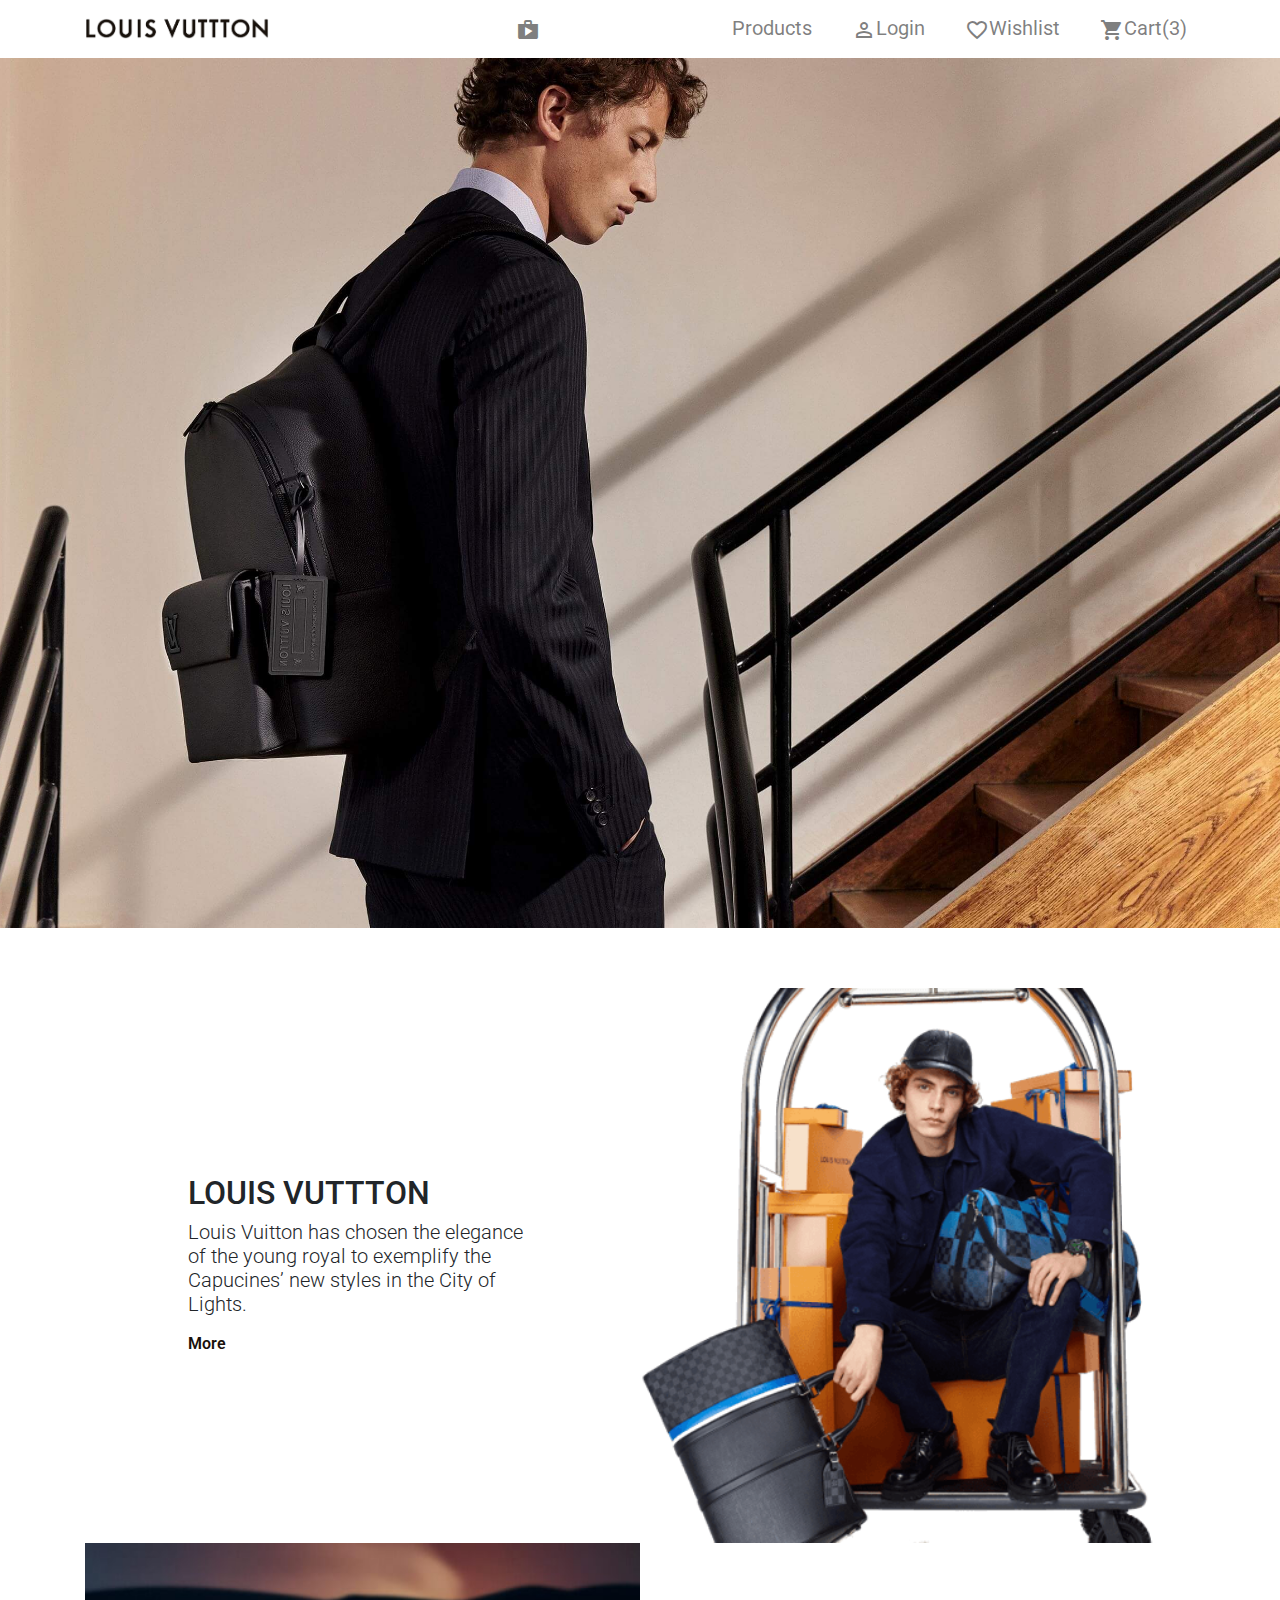
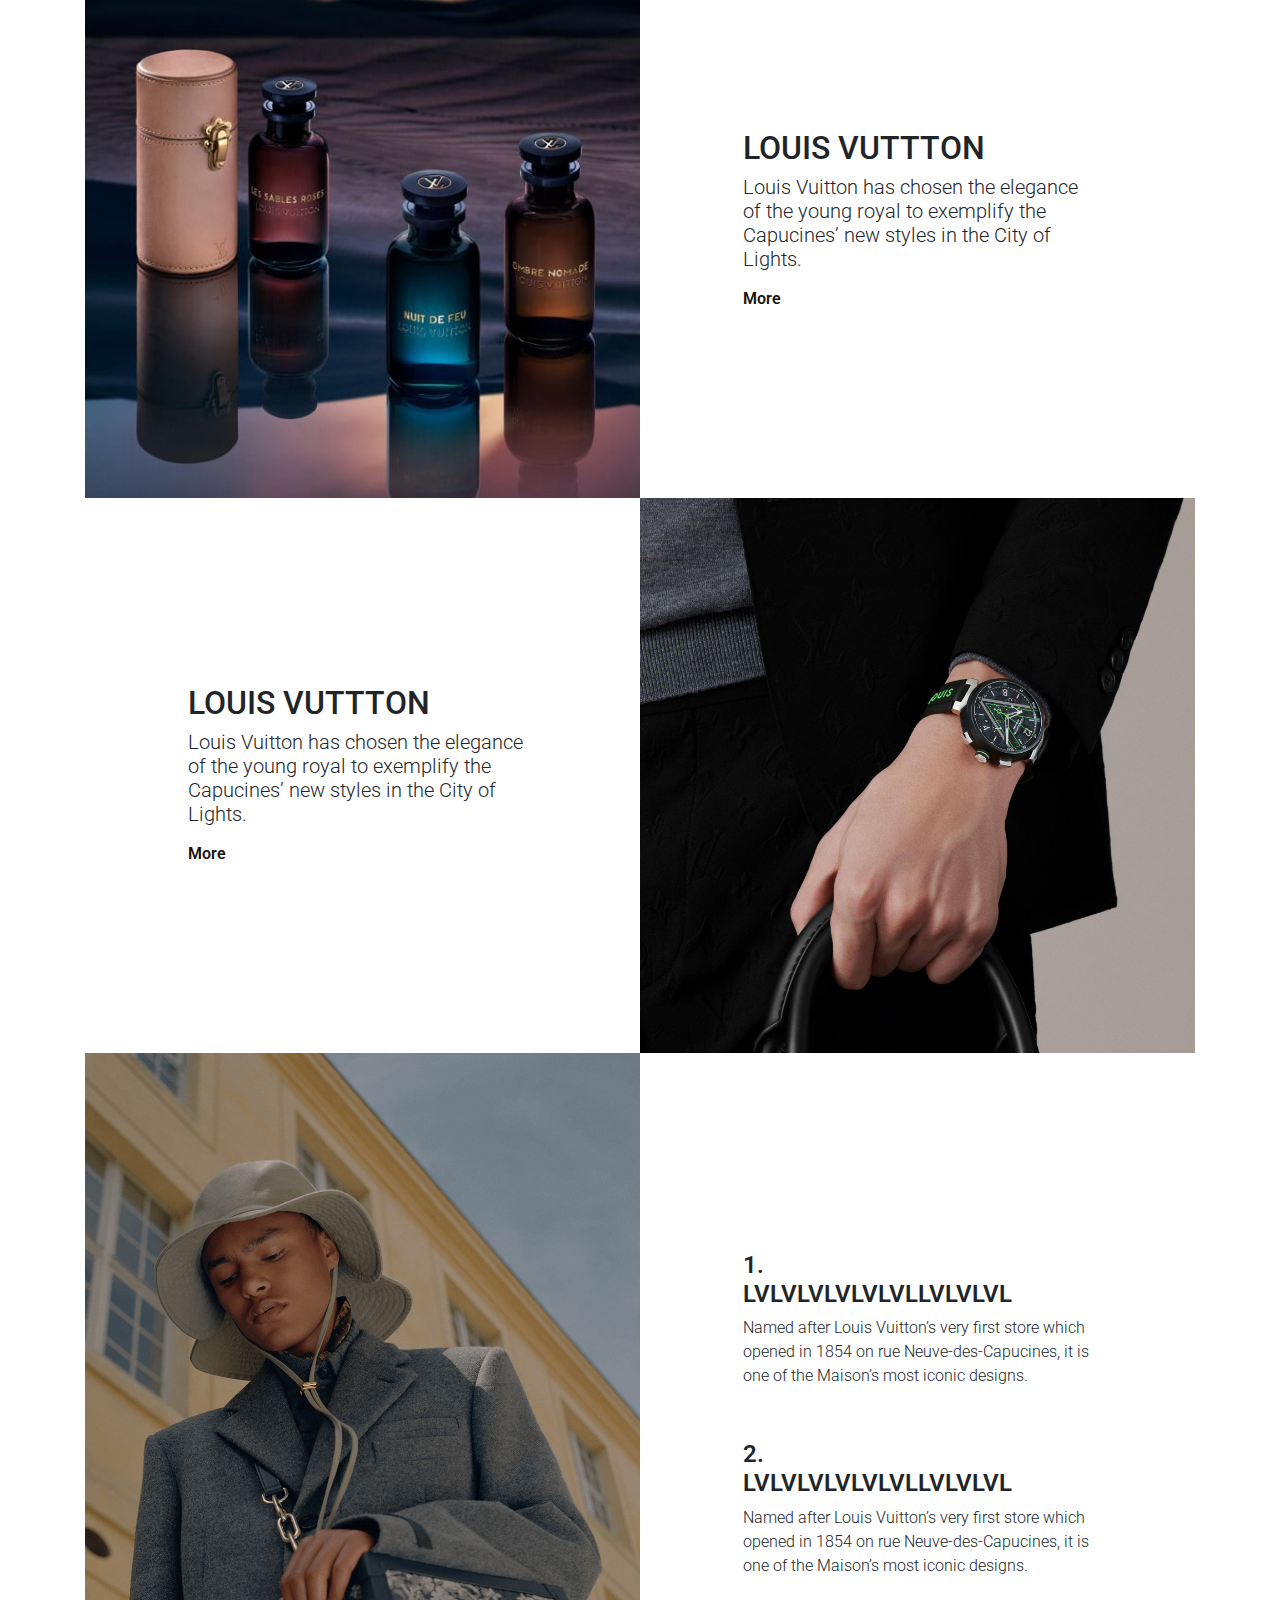
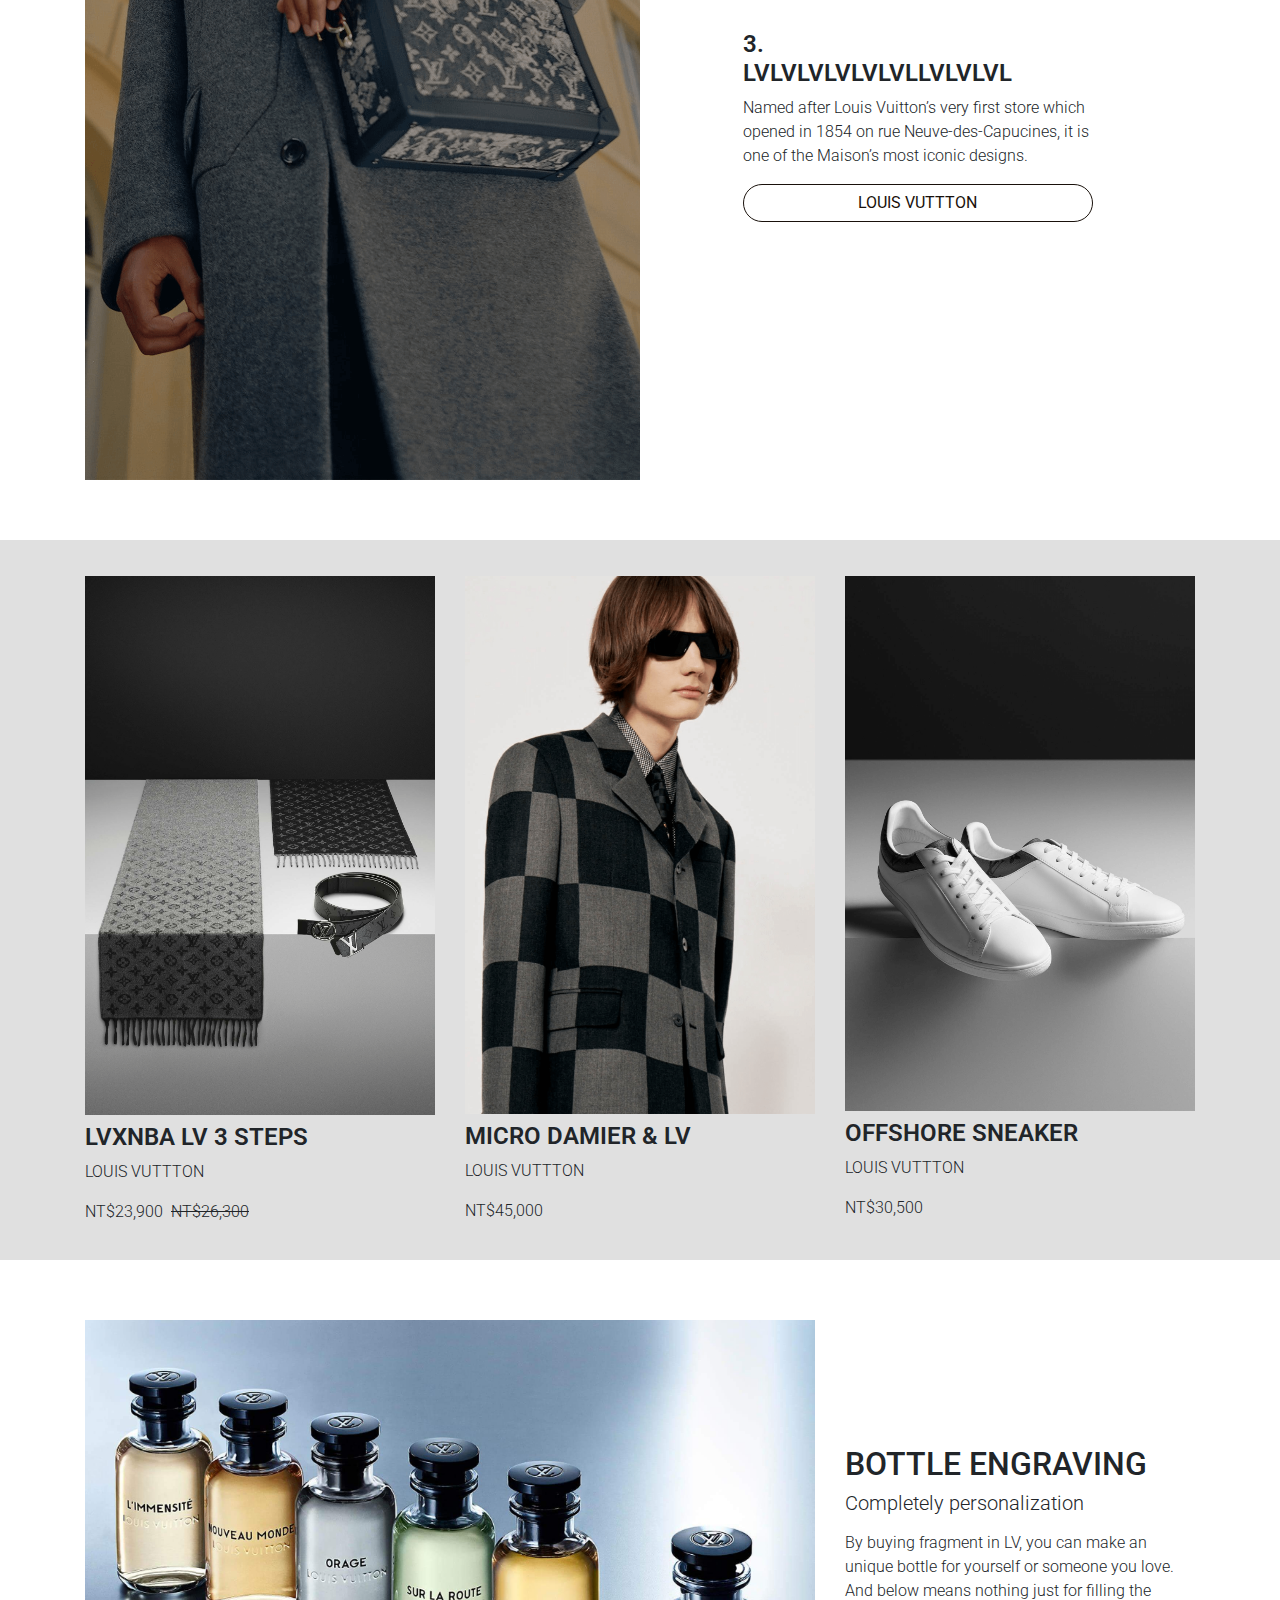
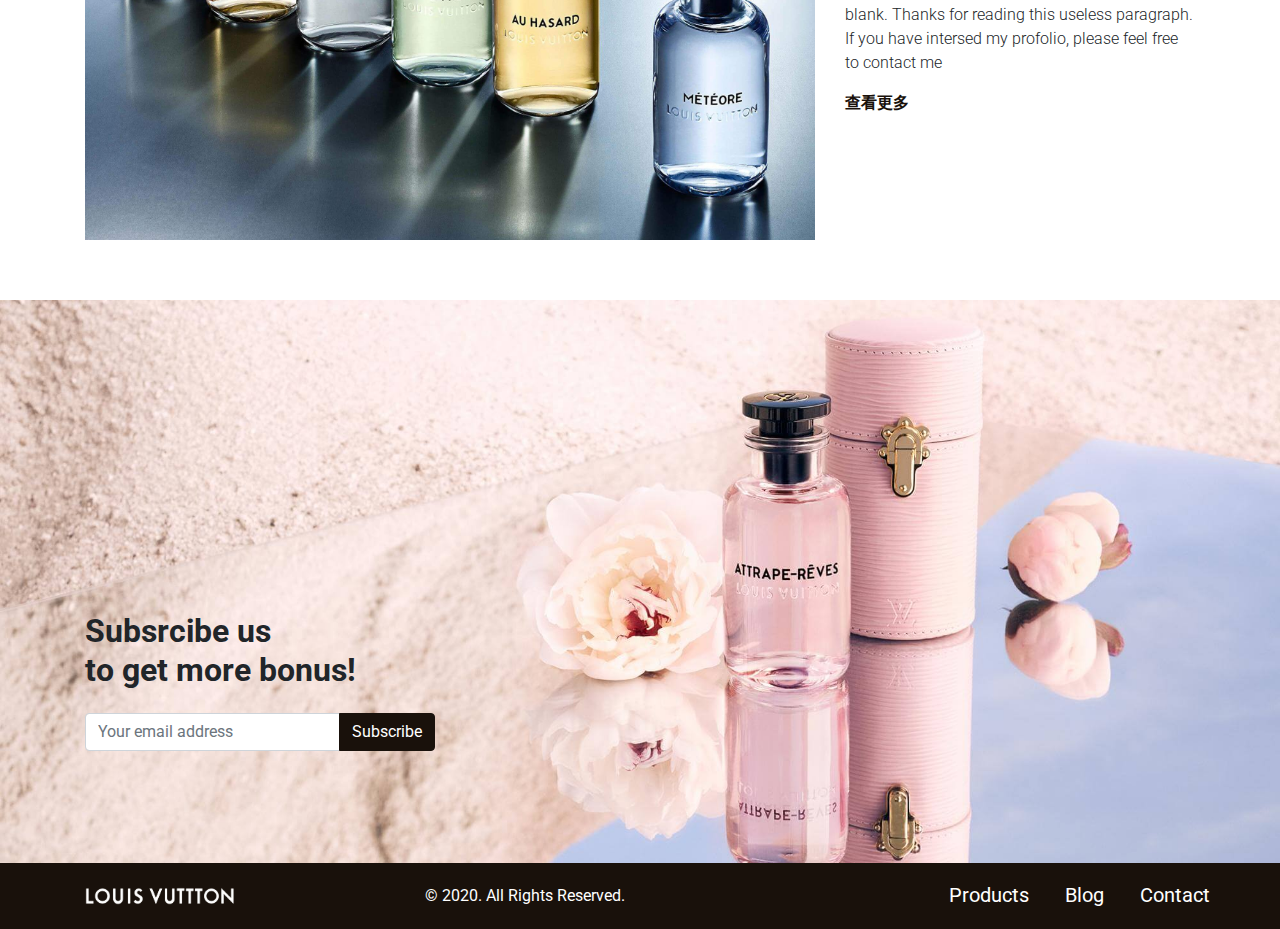
<file: index.html>
<!DOCTYPE html>
<html lang="en">
<head>
    <meta charset="UTF-8">
    <meta name="viewport" content="width=device-width, initial-scale=1.0">
    <link rel="stylesheet" href="./src/assets/style/css/all.min.css?15">
    <link href="https://fonts.googleapis.com/icon?family=Material+Icons" rel="stylesheet">
    <link rel="preconnect" href="https://fonts.gstatic.com">
    <link href="https://fonts.googleapis.com/css2?family=Roboto:ital,wght@0,100;0,300;0,400;0,500;0,700;0,900;1,100;1,300;1,400;1,500;1,700;1,900&display=swap" rel="stylesheet">

    <title>Menwalletlv</title>
</head>
<body>
    <nav class="navbar navbar-expand-md navbar-light px-0">
        <div class="container-fluid container container-md container-lg container-xl">
            <h1 class="mb-0 pl-3 pl-md-0"><a class="logo" href="./index.html">LOUIS VUTTTON</a></h1>
            <a class="cart-md d-inline-block d-md-none ml-auto mr-2 position-relative" href="#">
                <span class="material-icons align-middle text-dark">shopping_cart</span>
                <span class="cartQuantity d-inline-block rounded-circle text-center align-baseline position-absolute">3</span>
            </a>
            <button class="navbarBur-btn navbar-toggler border-0" type="button" data-toggle="collapse" data-target="#navbarNav" aria-controls="navbarNav" aria-expanded="true" aria-label="Toggle navigation">
                <span class="navbar-toggler-icon"></span>
            </button>
            <div class="collapse navbar-collapse " id="navbarNav">
                <ul class="main-nav navbar-nav ml-auto d-flex align-items-center ">
                    <li class="nav-item order-0"><a class="nav-link py-2 border-1 h5 font-weight-normal mb-0" aria-current="page" href="products.html"><span class="material-icons align-middle d-none d-md-inline align-top">shopping_bag</span>Products</a></li>        
                    <li class="ml-md-4 nav-item order-4"><a class="nav-link py-2 border-1 h5 font-weight-normal mb-0" href="#"><span class="material-icons align-middle d-none d-md-inline">favorite_border</span>Wishlist</a></li>
                    <li class="ml-md-4 nav-item order-1"><a class="nav-link py-2 border-1 h5 font-weight-normal mb-0" href="login.html"><span class="material-icons align-middle d-none d-md-inline">perm_identity</span>Login</a></li>
                    <li class="ml-md-4 nav-item order-5"><a class="nav-link py-2 d-none d-md-block border-1 h5 font-weight-normal mb-0" href="#"><span class="material-icons align-middle d-none d-md-inline">shopping_cart</span>Cart(3)</a></li>
                    <li class="ml-md-4 nav-item order-2 d-md-none"><a class="nav-link py-2 border-1 h5 font-weight-normal mb-0" href="#">Blog</a></li>
                    <li class="ml-md-4 nav-item d-md-none order-3"><a class="nav-link py-2 border-1 h5 font-weight-normal mb-0" href="#">Contact</a></li>
                </ul>
            </div>
        </div>
    </nav>
    <section class="banner d-flex flex-column justify-content-center">
        <div class="container container-lg">
            <div class="row">
                <div class="col col-md-5 offset-md-7 js--fade-in" style="display: none">
                    <h1 class="text-secondary h3-lg h2-xl ">CELEBRATE WITH LV</h1>
                    <h4 class="mb-3 font-weight-normal text-secondary h5-md ">Louis Vuitton has chosen the elegance of the young royal to exemplify the Capucines’ new styles in the City of Lights.</h4>
                    <button type="button" class="btn-shop col col-md-8 btn btn-outline-secondary rounded-pill" href="products.html">Shop Now</button>
                </div>
            </div>
        </div>
    </section>
    <section class="intro">
        <ul class="container container-md container-lg container-xl">
            <li class="row no-gutters d-flex flex-column flex-md-row-reverse align-items-center mb-5 mb-md-0">
                <img class="col-12 col-md-6 mb-2 mb-md-0" src="./src/assets/imgs/intro-1.png">
                <div class="col-12 col-md-6 d-flex flex-column align-items-start align-items-md-center">
                    <div class="intro-dsc">
                        <h2 class="h2 h3-md h2-lg">LOUIS VUTTTON</h2>
                        <h5 class="h5 text-md-m h5-lg mb-2 mb-md-3 font-weight-light">Louis Vuitton has chosen the elegance of the young royal to exemplify the Capucines’ new styles in the City of Lights.</h5>
                        <a href="#" class="font-weight-semibold text-sm-m text-md-s text-lg-m">More</a>
                    </div>
                </div>
            </li>
            <li class="row no-gutters d-flex flex-column flex-md-row align-items-center mb-5 mb-md-0">
                <img class="col-12 col-md-6 mb-2 mb-md-0" src="./src/assets/imgs/intro-2.png">
                <div class="col-12 col-md-6 d-flex flex-column align-items-start align-items-md-center">
                    <div class="intro-dsc">
                        <h2 class="h2 h3-md h2-lg">LOUIS VUTTTON</h2>
                        <h5 class="h5 text-md-m h5-lg mb-2 mb-md-3 font-weight-light">Louis Vuitton has chosen the elegance of the young royal to exemplify the Capucines’ new styles in the City of Lights.</h5>
                        <a href="#" class="font-weight-semibold text-sm-m text-md-s text-lg-m">More</a>
                    </div>
                </div>
            </li>
            <li class="row no-gutters d-flex flex-column flex-md-row-reverse align-items-center mb-5 mb-md-0">
                <img class="col-12 col-md-6 mb-2 mb-md-0 img-fluid object-fit-cover object-position-center" src="./src/assets/imgs/intro-3.png">
                <div class="col-12 col-md-6 d-flex flex-column align-items-start align-items-md-center">
                    <div class="intro-dsc">
                        <h2 class="h2 h3-md h2-lg">LOUIS VUTTTON</h2>
                        <h5 class="h5 text-md-m h5-lg mb-2 mb-md-3 font-weight-light">Louis Vuitton has chosen the elegance of the young royal to exemplify the Capucines’ new styles in the City of Lights.</h5>
                        <a href="#" class="font-weight-semibold text-sm-m text-md-s text-lg-m">More</a>
                    </div>
                </div>
            </li>
            <li class="intro-4 row no-gutters d-flex flex-column flex-md-row align-items-center mb-5 mb-md-0">
                <img class="col-12 col-md-6 d-block mb-2 mb-md-0" src="./src/assets/imgs/intro-4.png">
                <div class="col-12 col-md-6 no-gutters d-flex flex-column align-items-start align-items-md-center">
                    <ul class="intro-dsc">
                        <li class="mb-125 mb-lg-325">
                            <h4 class="h5-md h4-lg font-weight-semibold mb-0 mb-md-2">1.<br>LVLVLVLVLVLVLLVLVLVL</h4>
                            <p class="text-sm-m text-md-s text-lg-m font-weight-light">Named after Louis Vuitton’s very first store which opened in 1854 on rue Neuve-des-Capucines, it is one of the Maison’s most iconic designs.</p>
                        </li>
                        <li class="mb-125 mb-lg-325">
                            <h4 class="h5-md h4-lg font-weight-semibold mb-0 mb-md-2">2.<br>LVLVLVLVLVLVLLVLVLVL</h4>
                            <p class="text-sm-m text-md-s text-lg-m font-weight-light">Named after Louis Vuitton’s very first store which opened in 1854 on rue Neuve-des-Capucines, it is one of the Maison’s most iconic designs.</p>
                        </li>
                        <li class="mb-125 mb-lg-375">
                            <h4 class="h5-md h4-lg font-weight-semibold mb-0 mb-md-2">3.<br>LVLVLVLVLVLVLLVLVLVL</h4>
                            <p class="text-sm-m text-md-s text-lg-m font-weight-light">Named after Louis Vuitton’s very first store which opened in 1854 on rue Neuve-des-Capucines, it is one of the Maison’s most iconic designs.</p>
                            <button type="button" class="btn btn-outline-primary rounded-pill col" href="products.html">LOUIS VUTTTON</button>
                        </li>
                    </ul>
                </div>
            </li>
        </ul>
    </section>
    <section class="series bg-light py-250 py-md-225">
        <div class="container container-md container-lg container-xl">
            <ul class="row d-flex justify-content-between">
                <li class="col-12 col-sm-4">
                    <img src="./src/assets/imgs/series-1.png" class="img-fluid object-fit-cover object-position-center mb-2 w-100">
                    <h4 class="h5-md h4-xl font-weight-semibold">LVXNBA LV 3 STEPS</h4>
                    <p class="mb-1 mb-md-3 font-weight-light">LOUIS VUTTTON</p>
                    <p class="mb-5 mb-md-0 font-weight-light">NT$23,900&nbsp&nbsp<span>NT$26,300</span></p>
                </li>
                <li class="col-12 col-sm-4">
                    <img src="./src/assets/imgs/series-2.png" class="img-fluid object-fit-cover object-position-center mb-2 w-100">
                    <h4 class="h5-md h4-xl font-weight-semibold">MICRO DAMIER & LV</h4>
                    <p class="mb-1 mb-md-3 font-weight-light">LOUIS VUTTTON</p>
                    <p class="mb-5 mb-md-0 font-weight-light">NT$45,000</p>
                </li>
                <li class="col-12 col-sm-4">
                    <img src="./src/assets/imgs/series-3.png" class="img-fluid object-fit-cover object-position-center mb-2 w-100">
                    <h4 class="h5-md h4-xl font-weight-semibold">OFFSHORE SNEAKER</h4>
                    <p class="mb-1 mb-md-3 font-weight-light">LOUIS VUTTTON</p>
                    <p class="mb-5 mb-md-0 font-weight-light">NT$30,500</p>
                </li>
            </ul>
        </div>
    </section>
    <section class="bottles">
        <div class="container container-lg container-xl">
            <div class="row">
                <div class="col-12 col-md-8 mb-2 mb-md-0">
                    <img src="./src/assets/imgs/bottle.png" alt="" class="img-fluid object-fit-cover object-position-center w-100">
                </div>
                <div class="bottle-text col-12 col-md-4 d-flex flex-column justify-content-center">
                    <h2 class="h2-sm h3-md h2-xl">BOTTLE ENGRAVING</h2>
                    <h5 class="mb-2 mb-md-1 mb-xl-3 h5-sm text-sm-m h5-xl font-weight-light">Completely personalization</h5>
                    <p class="mb-2 mb-md-1 mb-xl-3 text-sm-m text-md-s text-xl-m font-weight-light">By buying fragment in LV, you can make an unique bottle for yourself or someone you love. And below means nothing just for filling the blank. Thanks for reading this useless paragraph. If you have intersed my profolio, please feel free to contact me</p>
                    <a href="#" class="font-weight-semibold">查看更多</a>
                </div>
            </div>
        </div>
    </section>
    <section class="subscribe">
        <div class="container container-lg">
            <div class="row d-flex flex-column justify-content-center">
                <div class="subsribe-text col col-md-6 col-lg-5 col-xl-4 ">
                    <h2 class="font-weight-bold mb-4 dark">Subsrcibe us<br>to get more bonus!</h2>
                    <div class="input-group">
                        <input type="text" class="form-control" placeholder="Your email address">
                        <div class="input-group-append">
                            <button type="button" class="btn btn-primary" id="btn-subscribe">Subscribe</span>
                        </div>    
                    </div>
                </div>
            </div>
        </div>
    </section>
    <footer class="bg-primary">
        <div class="container container-md">
            <div class="row d-flex justify-content-between py-125">
                <div class="copyright col col-md-7 col-lg-6 d-flex justify-content-between align-items-center">
                    <h1 class="mb-0"><a class="logo logo-secondary" href="./index.html">LOUIS VUTTTON</a></h1>
                    <p class="text-sm-s text-md-xs text-lg-s text-secondary pb-0 mb-0 ml-md-3">© 2020. All Rights Reserved.</p>
                </div>
                <ul class="sub-nav d-none d-md-flex align-items-center justify-content-between">
                    <li class="ml-125 ml-md-3 ml-lg-225"><a href="products.html" class="text-secondary font-weight-normal h5">Products</a></li>
                    <li class="ml-125 ml-md-3 ml-lg-225"><a href="#" class="text-secondary font-weight-normal h5">Blog</a></li>
                    <li class="ml-125 ml-md-3 ml-lg-225"><a href="#" class="text-secondary font-weight-normal h5">Contact</a></li>
                </ul>
            </div>
        </div>
    </footer>
    <script src="https://code.jquery.com/jquery-3.5.1.min.js" integrity="sha256-9/aliU8dGd2tb6OSsuzixeV4y/faTqgFtohetphbbj0=" crossorigin="anonymous"></script>
    <script src="https://cdn.jsdelivr.net/npm/bootstrap@4.5.3/dist/js/bootstrap.bundle.min.js" integrity="sha384-ho+j7jyWK8fNQe+A12Hb8AhRq26LrZ/JpcUGGOn+Y7RsweNrtN/tE3MoK7ZeZDyx" crossorigin="anonymous"></script>
    <script src="./src/assets/js/script.js"></script>
</body>
</html>
</file>
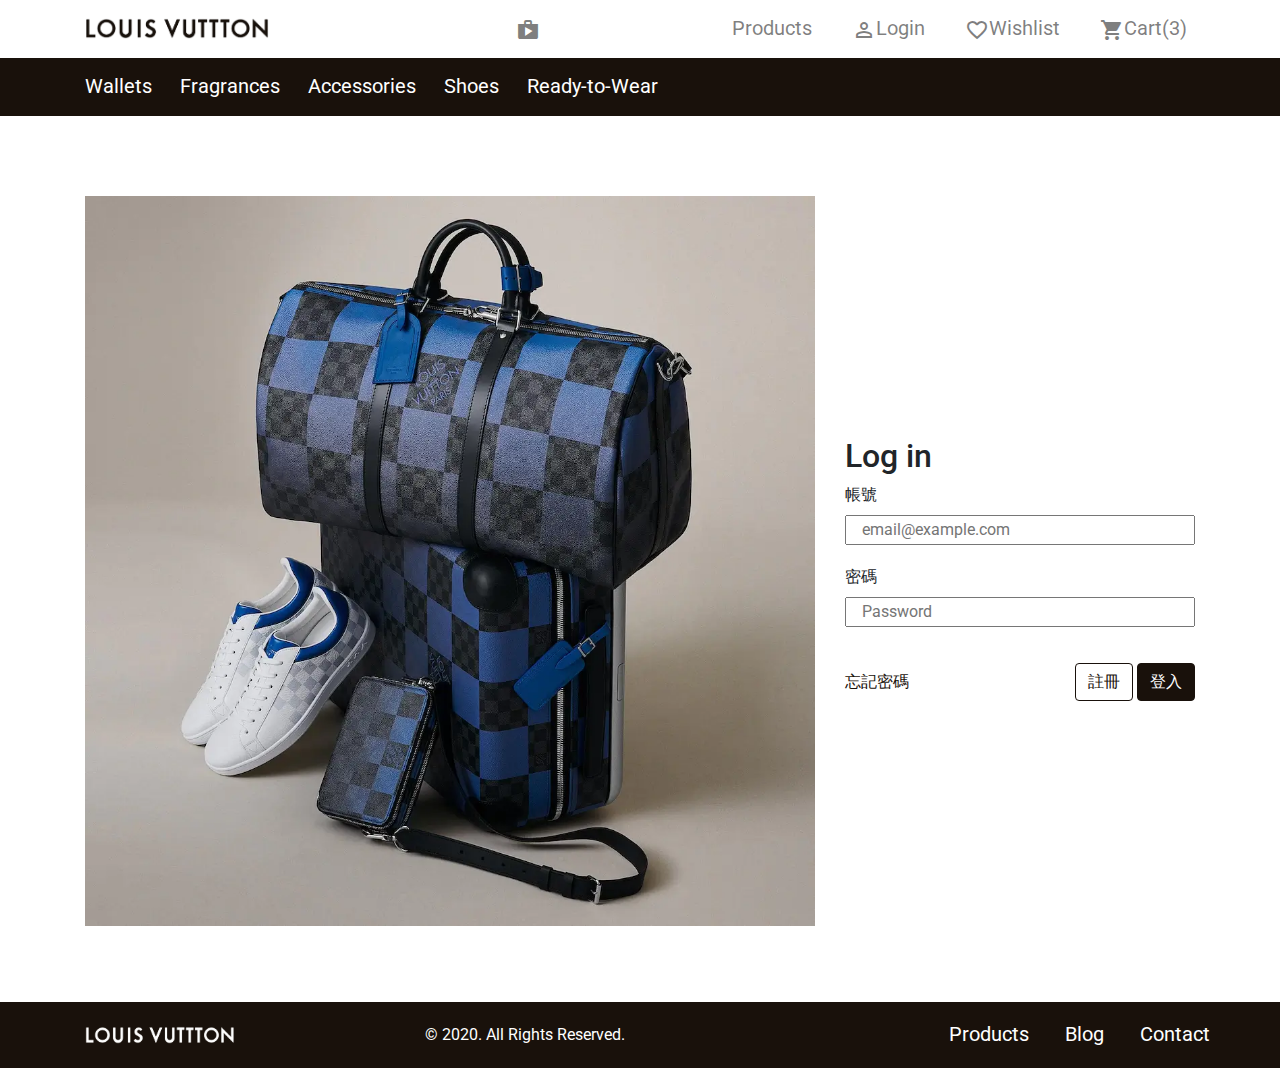
<file: login.html>
<!DOCTYPE html>
<html lang="en">
<head>
    <meta charset="UTF-8">
    <meta name="viewport" content="width=device-width, initial-scale=1.0">
    <link rel="stylesheet" href="./src/assets/style/css/all.min.css?15">
    <link href="https://fonts.googleapis.com/icon?family=Material+Icons" rel="stylesheet">
    <link rel="preconnect" href="https://fonts.gstatic.com">
    <link href="https://fonts.googleapis.com/css2?family=Roboto:ital,wght@0,100;0,300;0,400;0,500;0,700;0,900;1,100;1,300;1,400;1,500;1,700;1,900&display=swap" rel="stylesheet">

    
    <title>LV men's</title>
</head>
<body>
    <nav class="navbar navbar-expand-md navbar-light px-0">
        <div class="container-fluid container container-md container-lg container-xl">
            <h1 class="mb-0 pl-3 pl-md-0"><a class="logo" href="./index.html">LOUIS VUTTTON</a></h1>
            <a class="cart-md d-inline-block d-md-none ml-auto mr-2 position-relative" href="#">
                <span class="material-icons align-middle text-dark">shopping_cart</span>
                <span class="cartQuantity d-inline-block rounded-circle text-center align-baseline position-absolute">3</span>
            </a>
            <button class="navbarBur-btn navbar-toggler border-0" type="button" data-toggle="collapse" data-target="#navbarNav" aria-controls="navbarNav" aria-expanded="true" aria-label="Toggle navigation">
                <span class="navbar-toggler-icon"></span>
            </button>
            <div class="collapse navbar-collapse " id="navbarNav">
                <ul class="main-nav navbar-nav ml-auto d-flex align-items-center ">
                    <li class="nav-item order-0"><a class="nav-link py-2 border-1 h5 font-weight-normal mb-0" aria-current="page" href="products.html"><span class="material-icons align-middle d-none d-md-inline align-top">shopping_bag</span>Products</a></li>        
                    <li class="ml-md-4 nav-item order-4"><a class="nav-link py-2 border-1 h5 font-weight-normal mb-0" href="#"><span class="material-icons align-middle d-none d-md-inline">favorite_border</span>Wishlist</a></li>
                    <li class="ml-md-4 nav-item order-1"><a class="nav-link py-2 border-1 h5 font-weight-normal mb-0" href="login.html"><span class="material-icons align-middle d-none d-md-inline">perm_identity</span>Login</a></li>
                    <li class="ml-md-4 nav-item order-5"><a class="nav-link py-2 d-none d-md-block border-1 h5 font-weight-normal mb-0" href="#"><span class="material-icons align-middle d-none d-md-inline">shopping_cart</span>Cart(3)</a></li>
                    <li class="ml-md-4 nav-item order-2 d-md-none"><a class="nav-link py-2 border-1 h5 font-weight-normal mb-0" href="#">Blog</a></li>
                    <li class="ml-md-4 nav-item d-md-none order-3"><a class="nav-link py-2 border-1 h5 font-weight-normal mb-0" href="#">Contact</a></li>
                </ul>
            </div>
        </div>
    </nav>
    <nav class="bg-primary">
        <div class="container container-md container-lg container-xl">
            <ul class="products-nav bg-primary d-none d-md-flex align-items-center py-3 mb-500">
                <li class="mr-md-125 mr-lg-175"><a href="" class="h5 font-weight-normal text-secondary">Wallets</a></li>
                <li class="mr-md-125 mr-lg-175"><a href="" class="h5 font-weight-normal text-secondary">Fragrances</a></li>
                <li class="mr-md-125 mr-lg-175"><a href="" class="h5 font-weight-normal text-secondary">Accessories</a></li>
                <li class="mr-md-125 mr-lg-175"><a href="" class="h5 font-weight-normal text-secondary">Shoes</a></li>
                <li class="mr-md-125 mr-lg-175"><a href="" class="h5 font-weight-normal text-secondary">Ready-to-Wear</a></li>
            </ul>
        </div>
    </nav>
    
    <section class="login">
        <div class="container container-md container-lg container-xl">
            <div class="row d-flex align-items-center">
                <figure class="col-12 col-md-8">
                    <img class="img-fluid w-100 object-fit-cover object-position-center" src="./src/assets/imgs/login-side-pic.jpg" alt="Login">
                </figure>
                <div class="login-text col-12 col-md-4">
                    <h2 class="mb-2">Log in</h2>
                    <form class="" action="">
                        <div>
                            <label class="col-12 px-0" for="email">帳號</label>
                            <input class="col-12 mb-125" type="email" id="email" placeholder="email@example.com">
                        </div>
                        <div>
                            <label class="col-12 px-0" for="password">密碼</label>
                            <input class="col-12 mb-225" type="password" id="password" placeholder="Password">
                        </div>
                        <div class="d-flex justify-content-between align-items-center">
                            <a class="text-primary" href="">忘記密碼</a>
                            <div class="button-group">
                                <button class="btn btn-outline-primary">註冊</button>
                                <button class="btn btn-primary" type="submit">登入</button>
                            </div>
                        </div>
                    </form>
                </div>
            </div>
        </div>
    </section>
    <footer class="bg-primary">
        <div class="container container-md">
            <div class="row d-flex justify-content-between py-125">
                <div class="copyright col col-md-7 col-lg-6 d-flex justify-content-between align-items-center">
                    <h1 class="mb-0"><a class="logo logo-secondary" href="./index.html">LOUIS VUTTTON</a></h1>
                    <p class="text-sm-s text-md-xs text-lg-s text-secondary pb-0 mb-0 ml-md-3">© 2020. All Rights Reserved.</p>
                </div>
                <ul class="sub-nav d-none d-md-flex align-items-center justify-content-between">
                    <li class="ml-125 ml-md-3 ml-lg-225"><a href="products.html" class="text-secondary font-weight-normal h5">Products</a></li>
                    <li class="ml-125 ml-md-3 ml-lg-225"><a href="#" class="text-secondary font-weight-normal h5">Blog</a></li>
                    <li class="ml-125 ml-md-3 ml-lg-225"><a href="#" class="text-secondary font-weight-normal h5">Contact</a></li>
                </ul>
            </div>
        </div>
    </footer>
    <script src="https://code.jquery.com/jquery-3.5.1.slim.min.js" integrity="sha384-DfXdz2htPH0lsSSs5nCTpuj/zy4C+OGpamoFVy38MVBnE+IbbVYUew+OrCXaRkfj" crossorigin="anonymous"></script>
    <script src="https://cdn.jsdelivr.net/npm/bootstrap@4.5.3/dist/js/bootstrap.bundle.min.js" integrity="sha384-ho+j7jyWK8fNQe+A12Hb8AhRq26LrZ/JpcUGGOn+Y7RsweNrtN/tE3MoK7ZeZDyx" crossorigin="anonymous"></script>
    <script src="./src/assets/js/script.js"></script>
</body>
</html>
</file>
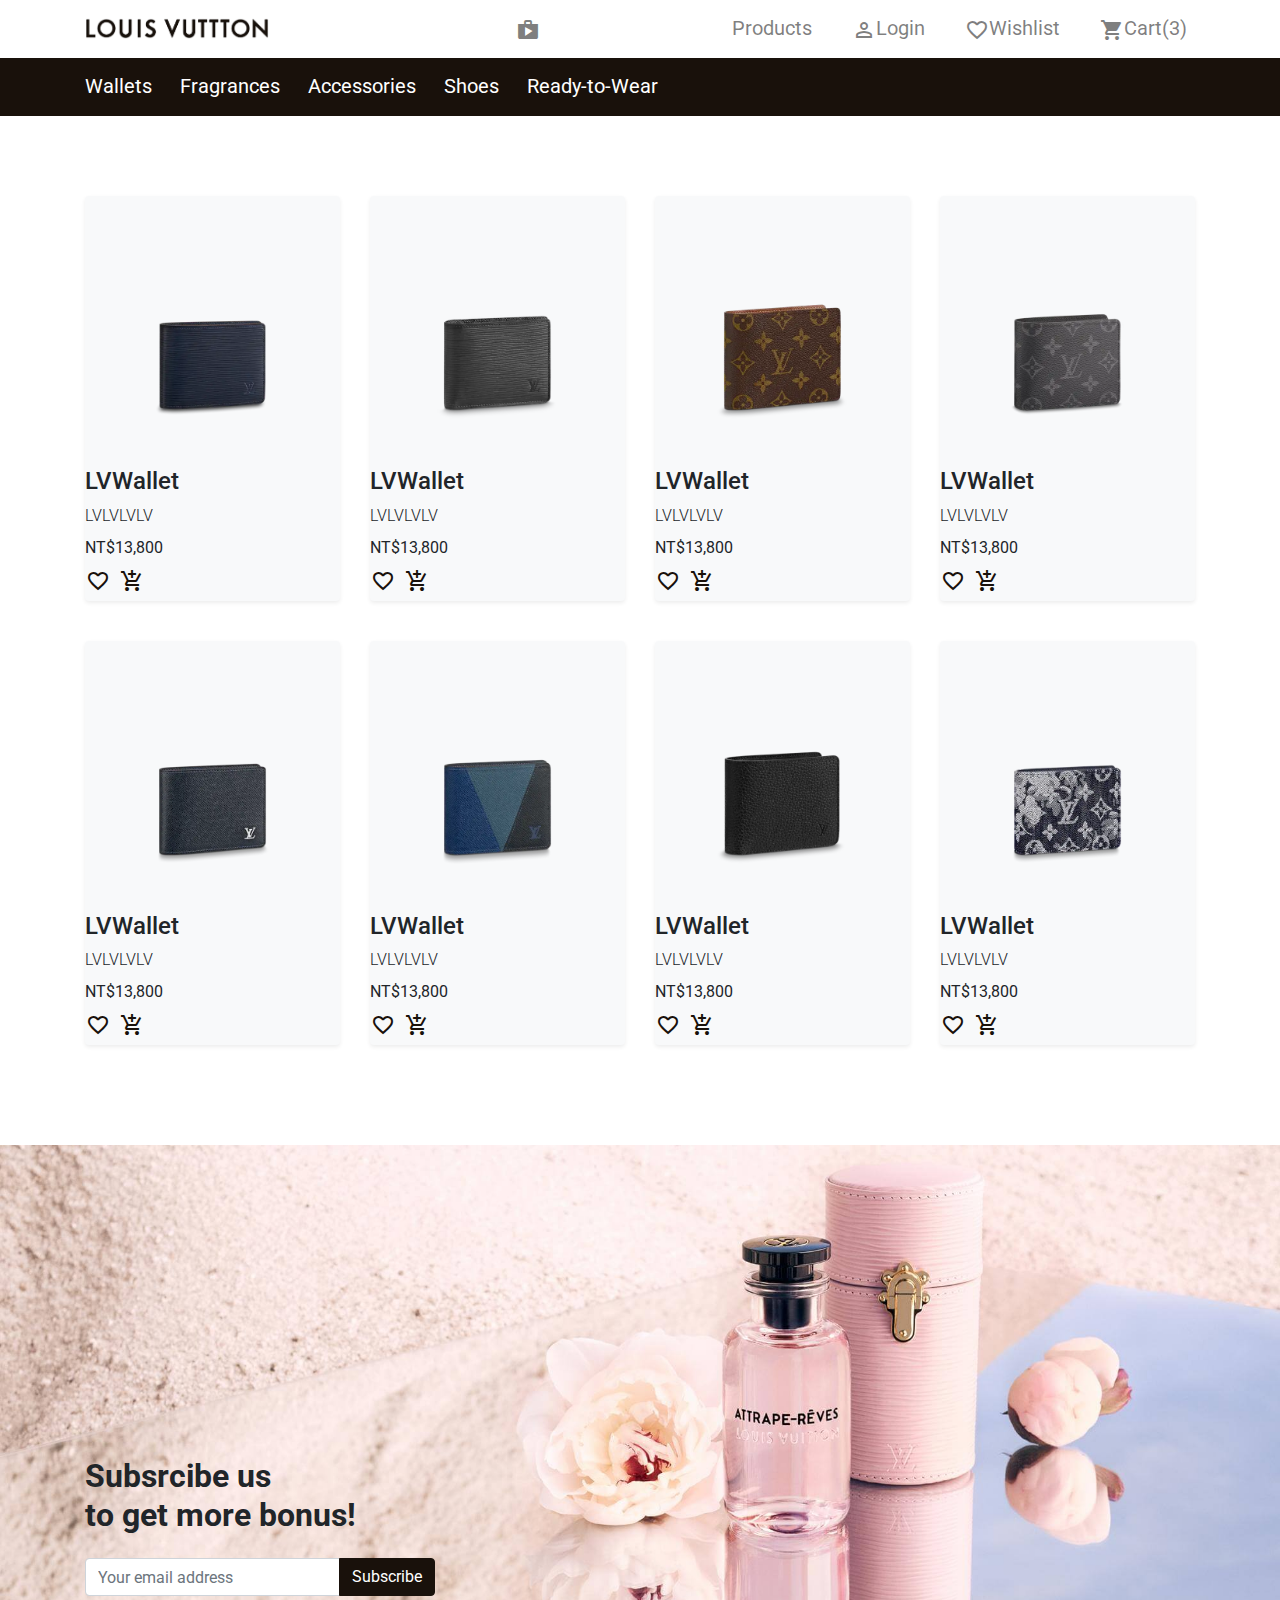
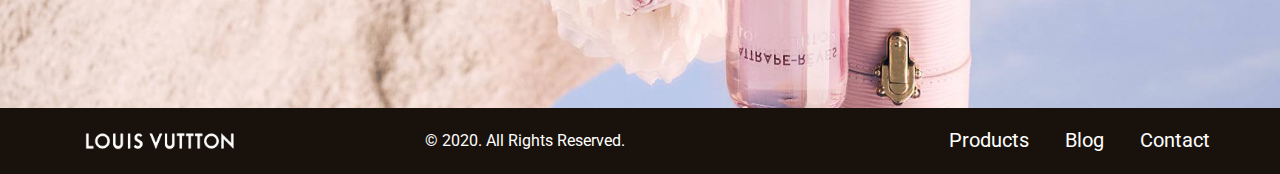
<file: products.html>
<!DOCTYPE html>
<html lang="en">
<head>
    <meta charset="UTF-8">
    <meta name="viewport" content="width=device-width, initial-scale=1.0">
    <link rel="stylesheet" href="./src/assets/style/css/all.min.css?15">
    <link href="https://fonts.googleapis.com/icon?family=Material+Icons" rel="stylesheet">
    <link rel="preconnect" href="https://fonts.gstatic.com">
    <link href="https://fonts.googleapis.com/css2?family=Roboto:ital,wght@0,100;0,300;0,400;0,500;0,700;0,900;1,100;1,300;1,400;1,500;1,700;1,900&display=swap" rel="stylesheet">

    
    <title>LV men's</title>
</head>
<body>
    <nav class="navbar navbar-expand-md navbar-light px-0">
        <div class="container-fluid container container-md container-lg container-xl">
            <h1 class="mb-0 pl-3 pl-md-0"><a class="logo" href="./index.html">LOUIS VUTTTON</a></h1>
            <a class="cart-md d-inline-block d-md-none ml-auto mr-2 position-relative" href="#">
                <span class="material-icons align-middle text-dark">shopping_cart</span>
                <span class="cartQuantity d-inline-block rounded-circle text-center align-baseline position-absolute">3</span>
            </a>
            <button class="navbarBur-btn navbar-toggler border-0" type="button" data-toggle="collapse" data-target="#navbarNav" aria-controls="navbarNav" aria-expanded="true" aria-label="Toggle navigation">
                <span class="navbar-toggler-icon"></span>
            </button>
            <div class="collapse navbar-collapse " id="navbarNav">
                <ul class="main-nav navbar-nav ml-auto d-flex align-items-center ">
                    <li class="nav-item order-0"><a class="nav-link py-2 border-1 h5 font-weight-normal mb-0" aria-current="page" href="products.html"><span class="material-icons align-middle d-none d-md-inline align-top">shopping_bag</span>Products</a></li>        
                    <li class="ml-md-4 nav-item order-4"><a class="nav-link py-2 border-1 h5 font-weight-normal mb-0" href="#"><span class="material-icons align-middle d-none d-md-inline">favorite_border</span>Wishlist</a></li>
                    <li class="ml-md-4 nav-item order-1"><a class="nav-link py-2 border-1 h5 font-weight-normal mb-0" href="login.html"><span class="material-icons align-middle d-none d-md-inline">perm_identity</span>Login</a></li>
                    <li class="ml-md-4 nav-item order-5"><a class="nav-link py-2 d-none d-md-block border-1 h5 font-weight-normal mb-0" href="#"><span class="material-icons align-middle d-none d-md-inline">shopping_cart</span>Cart(3)</a></li>
                    <li class="ml-md-4 nav-item order-2 d-md-none"><a class="nav-link py-2 border-1 h5 font-weight-normal mb-0" href="#">Blog</a></li>
                    <li class="ml-md-4 nav-item d-md-none order-3"><a class="nav-link py-2 border-1 h5 font-weight-normal mb-0" href="#">Contact</a></li>
                </ul>
            </div>
        </div>
    </nav>
    <nav class="bg-primary">
        <div class="container container-md container-lg container-xl">
            <ul class="products-nav bg-primary d-none d-md-flex align-items-center py-3 mb-500">
                <li class="mr-md-125 mr-lg-175"><a href="" class="h5 font-weight-normal text-secondary">Wallets</a></li>
                <li class="mr-md-125 mr-lg-175"><a href="" class="h5 font-weight-normal text-secondary">Fragrances</a></li>
                <li class="mr-md-125 mr-lg-175"><a href="" class="h5 font-weight-normal text-secondary">Accessories</a></li>
                <li class="mr-md-125 mr-lg-175"><a href="" class="h5 font-weight-normal text-secondary">Shoes</a></li>
                <li class="mr-md-125 mr-lg-175"><a href="" class="h5 font-weight-normal text-secondary">Ready-to-Wear</a></li>
            </ul>
        </div>
    </nav>
    
    <section class="products">
        <div class="container container-md container-lg container-xl">
            <div class="row d-flex align-items-center">
                <div class="col-md-6 col-lg-4 col-xl-3">
                    <div class="product-card shadow-sm rounded mb-4 mb-md-250">
                        <figure><img src="./src/assets/imgs/product-1.png" class="w-100"></figure>
                        <h4 class="title">LVWallet</h4>
                        <p class="disc font-weight-light mb-2">LVLVLVLV</p>
                        <p class="price mb-2">NT$13,800</p>
                        <ul class="actions d-flex">
                            <li>
                                <button class="btn btn-link" id="js--favorite-btn-1">
                                    <span class="material-icons" id="js--favorite-deleted-1">favorite_border</span>
                                    <span class="material-icons" id="js--favorite-added-1" style="display: none">favorite</span>
                                </button>
                            </li>
                            <li>
                                <button class="btn btn-link" id="js--cart-btn-1">
                                    <span class="material-icons" id="js--cart-deleted-1">add_shopping_cart</span>
                                    <span class="material-icons" id="js--cart-added-1" style="display: none">shopping_cart</span>
                                </button>
                            </li>
                        </ul>
                    </div>
                </div>
                <div class="col-md-6 col-lg-4 col-xl-3">
                    <div class="product-card shadow-sm rounded mb-4 mb-md-250">
                        <figure><img src="./src/assets/imgs/product-2.png" class="w-100"></figure>
                        <h4 class="title">LVWallet</h4>
                        <p class="disc font-weight-light mb-2">LVLVLVLV</p>
                        <p class="price mb-2">NT$13,800</p>
                        <ul class="actions d-flex">
                            <li>
                                <button class="btn btn-link" id="js--favorite-btn-2">
                                    <span class="material-icons" id="js--favorite-deleted-2">favorite_border</span>
                                    <span class="material-icons" id="js--favorite-added-2" style="display: none">favorite</span>
                                </button>
                            </li>
                            <li>
                                <button class="btn btn-link" id="js--cart-btn-2">
                                    <span class="material-icons" id="js--cart-deleted-2">add_shopping_cart</span>
                                    <span class="material-icons" id="js--cart-added-2" style="display: none">shopping_cart</span>
                                </button>
                            </li>
                        </ul>
                    </div>
                </div>
                <div class="col-md-6 col-lg-4 col-xl-3">
                    <div class="product-card shadow-sm rounded mb-4 mb-md-250">
                        <figure><img src="./src/assets/imgs/product-3.png" class="w-100"></figure>
                        <h4 class="title">LVWallet</h4>
                        <p class="disc font-weight-light mb-2">LVLVLVLV</p>
                        <p class="price mb-2">NT$13,800</p>
                        <ul class="actions d-flex">
                            <li>
                                <button class="btn btn-link" id="js--favorite-btn-3">
                                    <span class="material-icons" id="js--favorite-deleted-3">favorite_border</span>
                                    <span class="material-icons" id="js--favorite-added-3" style="display: none">favorite</span>
                                </button>
                            </li>
                            <li>
                                <button class="btn btn-link" id="js--cart-btn-3">
                                    <span class="material-icons" id="js--cart-deleted-3">add_shopping_cart</span>
                                    <span class="material-icons" id="js--cart-added-3" style="display: none">shopping_cart</span>
                                </button>
                            </li>
                        </ul>
                    </div>
                </div>
                <div class="col-md-6 col-lg-4 col-xl-3">
                    <div class="product-card shadow-sm rounded mb-4 mb-md-250">
                        <figure><img src="./src/assets/imgs/product-4.png" class="w-100"></figure>
                        <h4 class="title">LVWallet</h4>
                        <p class="disc font-weight-light mb-2">LVLVLVLV</p>
                        <p class="price mb-2">NT$13,800</p>
                        <ul class="actions d-flex">
                            <li>
                                <button class="btn btn-link" id="js--favorite-btn-4">
                                    <span class="material-icons" id="js--favorite-deleted-4">favorite_border</span>
                                    <span class="material-icons" id="js--favorite-added-4" style="display: none">favorite</span>
                                </button>
                            </li>
                            <li>
                                <button class="btn btn-link" id="js--cart-btn-4">
                                    <span class="material-icons" id="js--cart-deleted-4">add_shopping_cart</span>
                                    <span class="material-icons" id="js--cart-added-4" style="display: none">shopping_cart</span>
                                </button>
                            </li>
                        </ul>
                    </div>
                </div>
                <div class="col-md-6 col-lg-4 col-xl-3">
                    <div class="product-card shadow-sm rounded mb-4 mb-md-250">
                        <figure><img src="./src/assets/imgs/product-5.png" class="w-100"></figure>
                        <h4 class="title">LVWallet</h4>
                        <p class="disc font-weight-light mb-2">LVLVLVLV</p>
                        <p class="price mb-2">NT$13,800</p>
                        <ul class="actions d-flex">
                            <li>
                                <button class="btn btn-link" id="js--favorite-btn-5">
                                    <span class="material-icons" id="js--favorite-deleted-5">favorite_border</span>
                                    <span class="material-icons" id="js--favorite-added-5" style="display: none">favorite</span>
                                </button>
                            </li>
                            <li>
                                <button class="btn btn-link" id="js--cart-btn-5">
                                    <span class="material-icons" id="js--cart-deleted-5">add_shopping_cart</span>
                                    <span class="material-icons" id="js--cart-added-5" style="display: none">shopping_cart</span>
                                </button>
                            </li>
                        </ul>
                    </div>
                </div>
                <div class="col-md-6 col-lg-4 col-xl-3">
                    <div class="product-card shadow-sm rounded mb-4 mb-md-250">
                        <figure><img src="./src/assets/imgs/product-6.png" class="w-100"></figure>
                        <h4 class="title">LVWallet</h4>
                        <p class="disc font-weight-light mb-2">LVLVLVLV</p>
                        <p class="price mb-2">NT$13,800</p>
                        <ul class="actions d-flex">
                            <li>
                                <button class="btn btn-link" id="js--favorite-btn-6">
                                    <span class="material-icons" id="js--favorite-deleted-6">favorite_border</span>
                                    <span class="material-icons" id="js--favorite-added-6" style="display: none">favorite</span>
                                </button>
                            </li>
                            <li>
                                <button class="btn btn-link" id="js--cart-btn-6">
                                    <span class="material-icons" id="js--cart-deleted-6">add_shopping_cart</span>
                                    <span class="material-icons" id="js--cart-added-6" style="display: none">shopping_cart</span>
                                </button>
                            </li>
                        </ul>
                    </div>
                </div>
                <div class="col-md-6 col-lg-4 col-xl-3">
                    <div class="product-card shadow-sm rounded mb-4 mb-md-250">
                        <figure><img src="./src/assets/imgs/product-7.png" class="w-100"></figure>
                        <h4 class="title">LVWallet</h4>
                        <p class="disc font-weight-light mb-2">LVLVLVLV</p>
                        <p class="price mb-2">NT$13,800</p>
                        <ul class="actions d-flex">
                            <li>
                                <button class="btn btn-link" id="js--favorite-btn-7">
                                    <span class="material-icons" id="js--favorite-deleted-7">favorite_border</span>
                                    <span class="material-icons" id="js--favorite-added-7" style="display: none">favorite</span>
                                </button>
                            </li>
                            <li>
                                <button class="btn btn-link" id="js--cart-btn-7">
                                    <span class="material-icons" id="js--cart-deleted-7">add_shopping_cart</span>
                                    <span class="material-icons" id="js--cart-added-7" style="display: none">shopping_cart</span>
                                </button>
                            </li>
                        </ul>
                    </div>
                </div>
                <div class="col-md-6 col-lg-4 col-xl-3">
                    <div class="product-card shadow-sm rounded mb-4 mb-md-250">
                        <figure><img src="./src/assets/imgs/product-8.png" class="w-100"></figure>
                        <h4 class="title">LVWallet</h4>
                        <p class="disc font-weight-light mb-2">LVLVLVLV</p>
                        <p class="price mb-2">NT$13,800</p>
                        <ul class="actions d-flex">
                            <li>
                                <button class="btn btn-link" id="js--favorite-btn-8">
                                    <span class="material-icons" id="js--favorite-deleted-8">favorite_border</span>
                                    <span class="material-icons" id="js--favorite-added-8" style="display: none">favorite</span>
                                </button>
                            </li>
                            <li>
                                <button class="btn btn-link" id="js--cart-btn-8">
                                    <span class="material-icons" id="js--cart-deleted-8">add_shopping_cart</span>
                                    <span class="material-icons" id="js--cart-added-8" style="display: none">shopping_cart</span>
                                </button>
                            </li>
                        </ul>
                    </div>
                </div>
            </div>




            </div>
        </div>
    </section>

    <section class="subscribe">
        <div class="container container-lg">
            <div class="row d-flex flex-column justify-content-center">
                <div class="subsribe-text col col-md-6 col-lg-5 col-xl-4 ">
                    <h2 class="font-weight-bold mb-4 dark">Subsrcibe us<br>to get more bonus!</h2>
                    <div class="input-group">
                        <input type="text" class="form-control" placeholder="Your email address">
                        <div class="input-group-append">
                            <button type="button" class="btn btn-primary" id="btn-subscribe">Subscribe</span>
                        </div>    
                    </div>
                </div>
            </div>
        </div>
    </section>
    <footer class="bg-primary">
        <div class="container container-md">
            <div class="row d-flex justify-content-between py-125">
                <div class="copyright col col-md-7 col-lg-6 d-flex justify-content-between align-items-center">
                    <h1 class="mb-0"><a class="logo logo-secondary" href="./index.html">LOUIS VUTTTON</a></h1>
                    <p class="text-sm-s text-md-xs text-lg-s text-secondary pb-0 mb-0 ml-md-3">© 2020. All Rights Reserved.</p>
                </div>
                <ul class="sub-nav d-none d-md-flex align-items-center justify-content-between">
                    <li class="ml-125 ml-md-3 ml-lg-225"><a href="products.html" class="text-secondary font-weight-normal h5">Products</a></li>
                    <li class="ml-125 ml-md-3 ml-lg-225"><a href="#" class="text-secondary font-weight-normal h5">Blog</a></li>
                    <li class="ml-125 ml-md-3 ml-lg-225"><a href="#" class="text-secondary font-weight-normal h5">Contact</a></li>
                </ul>
            </div>
        </div>
    </footer>
    <script src="https://code.jquery.com/jquery-3.5.1.slim.min.js" integrity="sha384-DfXdz2htPH0lsSSs5nCTpuj/zy4C+OGpamoFVy38MVBnE+IbbVYUew+OrCXaRkfj" crossorigin="anonymous"></script>
    <script src="https://cdn.jsdelivr.net/npm/bootstrap@4.5.3/dist/js/bootstrap.bundle.min.js" integrity="sha384-ho+j7jyWK8fNQe+A12Hb8AhRq26LrZ/JpcUGGOn+Y7RsweNrtN/tE3MoK7ZeZDyx" crossorigin="anonymous"></script>
    <script src="./src/assets/js/script.js"></script>
</body>
</html>
</file>
